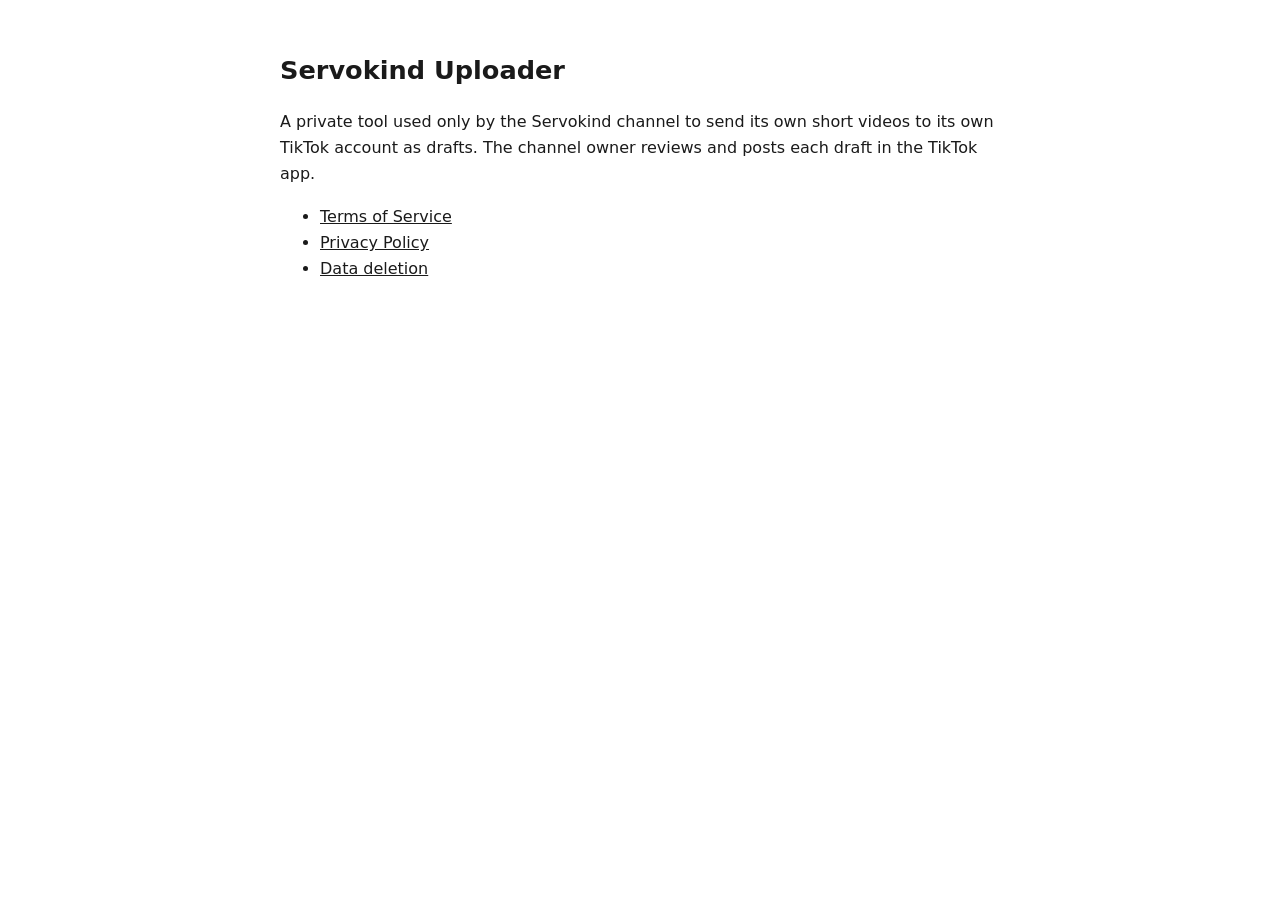
<file: index.html>
<!doctype html><html lang="en"><head><meta charset="utf-8"><meta name="viewport" content="width=device-width,initial-scale=1">
<title>Servokind Uploader</title><link rel="stylesheet" href="style.css"></head><body>
<h1>Servokind Uploader</h1>
<p>A private tool used only by the Servokind channel to send its own short videos to its own TikTok account as drafts. The channel owner reviews and posts each draft in the TikTok app.</p>
<ul><li><a href="terms.html">Terms of Service</a></li><li><a href="privacy.html">Privacy Policy</a></li><li><a href="data-deletion.html">Data deletion</a></li></ul>
</body></html>
</file>
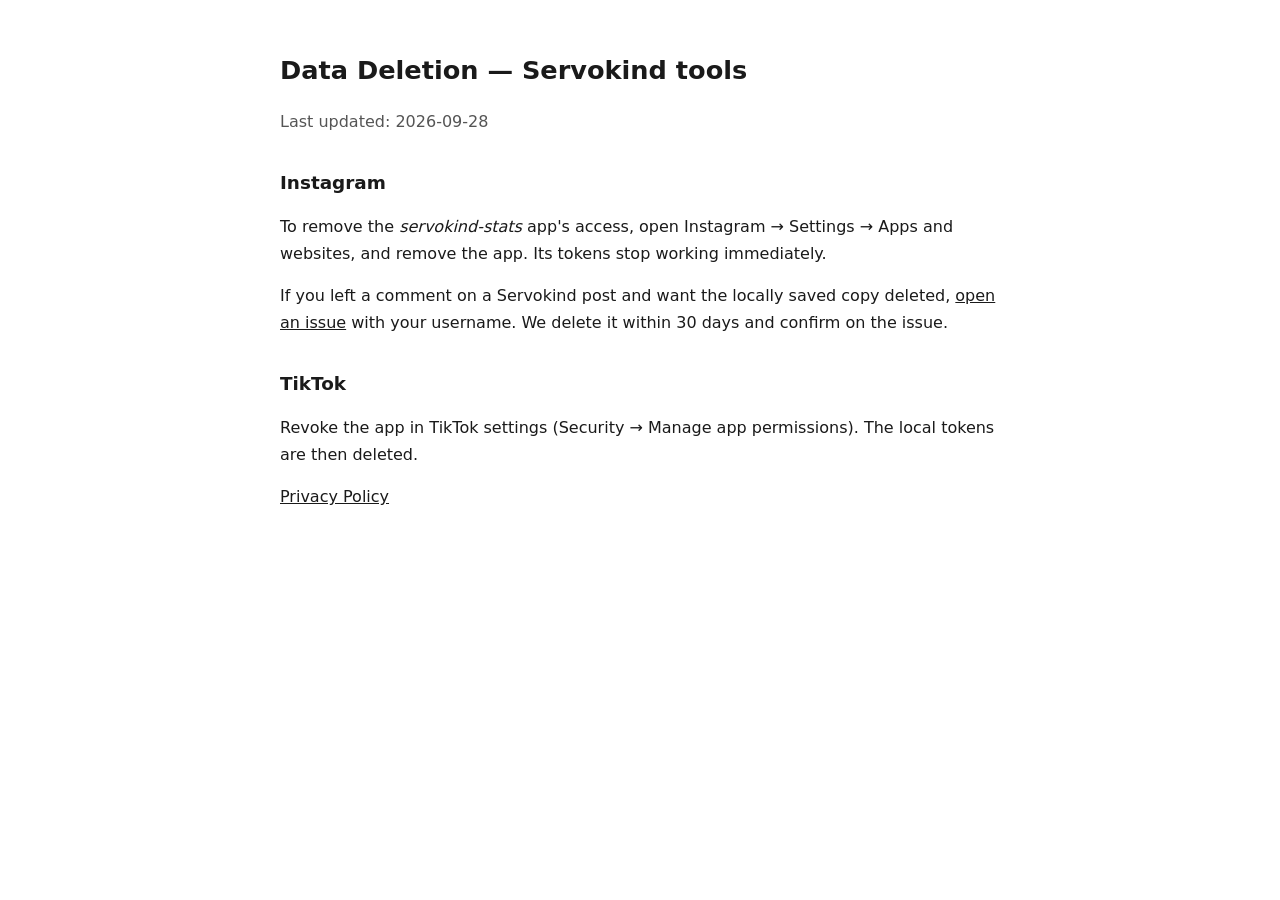
<file: data-deletion.html>
<!doctype html><html lang="en"><head><meta charset="utf-8"><meta name="viewport" content="width=device-width,initial-scale=1">
<title>Data Deletion</title><link rel="stylesheet" href="style.css"></head><body>
<h1>Data Deletion — Servokind tools</h1>
<p class="muted">Last updated: 2026-09-28</p>
<h2>Instagram</h2>
<p>To remove the <em>servokind-stats</em> app's access, open Instagram → Settings → Apps and websites, and remove the app. Its tokens stop working immediately.</p>
<p>If you left a comment on a Servokind post and want the locally saved copy deleted, <a href="https://github.com/jalnanco/servokind-legal/issues">open an issue</a> with your username. We delete it within 30 days and confirm on the issue.</p>
<h2>TikTok</h2>
<p>Revoke the app in TikTok settings (Security → Manage app permissions). The local tokens are then deleted.</p>
<p><a href="privacy.html">Privacy Policy</a></p>
</body></html>
</file>
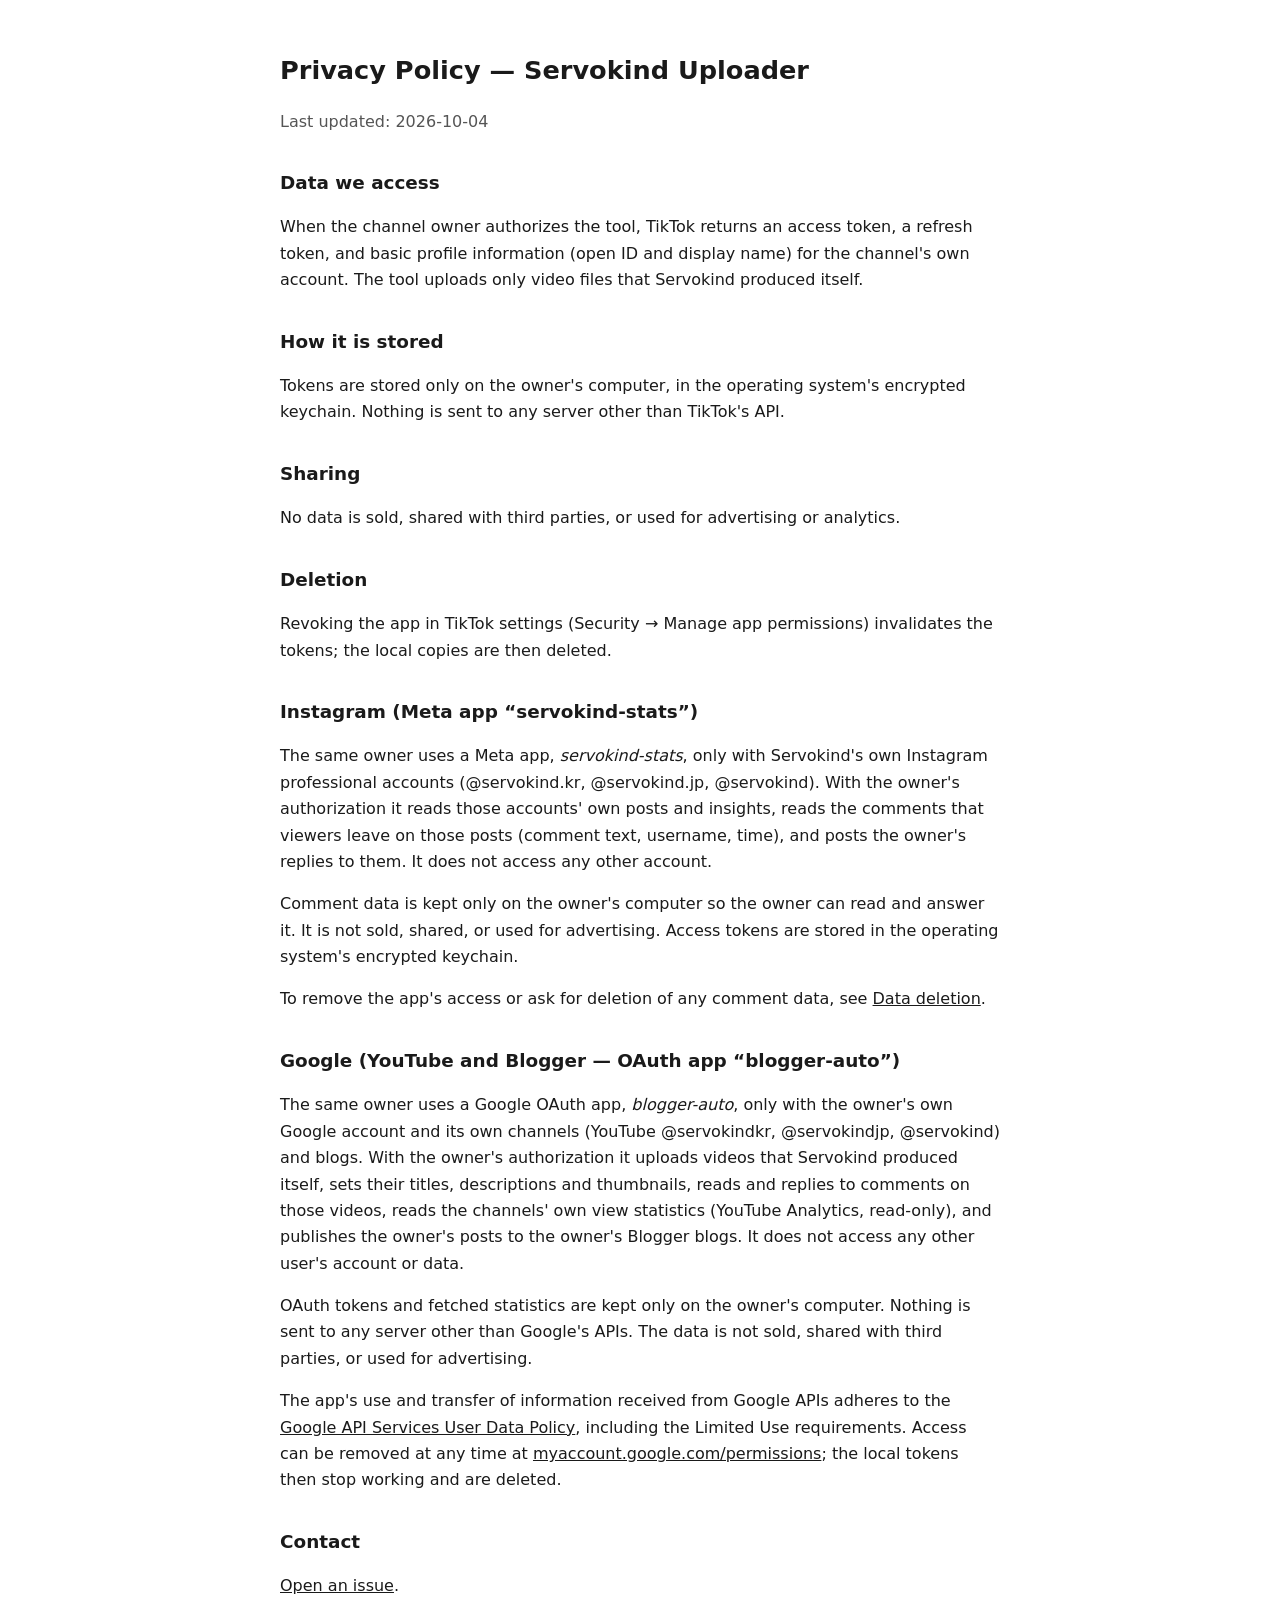
<file: privacy.html>
<!doctype html><html lang="en"><head><meta charset="utf-8"><meta name="viewport" content="width=device-width,initial-scale=1">
<title>Privacy Policy</title><link rel="stylesheet" href="style.css"></head><body>
<h1>Privacy Policy — Servokind Uploader</h1>
<p class="muted">Last updated: 2026-10-04</p>
<h2>Data we access</h2>
<p>When the channel owner authorizes the tool, TikTok returns an access token, a refresh token, and basic profile information (open ID and display name) for the channel's own account. The tool uploads only video files that Servokind produced itself.</p>
<h2>How it is stored</h2>
<p>Tokens are stored only on the owner's computer, in the operating system's encrypted keychain. Nothing is sent to any server other than TikTok's API.</p>
<h2>Sharing</h2>
<p>No data is sold, shared with third parties, or used for advertising or analytics.</p>
<h2>Deletion</h2>
<p>Revoking the app in TikTok settings (Security → Manage app permissions) invalidates the tokens; the local copies are then deleted.</p>
<h2>Instagram (Meta app “servokind-stats”)</h2>
<p>The same owner uses a Meta app, <em>servokind-stats</em>, only with Servokind's own Instagram professional accounts (@servokind.kr, @servokind.jp, @servokind). With the owner's authorization it reads those accounts' own posts and insights, reads the comments that viewers leave on those posts (comment text, username, time), and posts the owner's replies to them. It does not access any other account.</p>
<p>Comment data is kept only on the owner's computer so the owner can read and answer it. It is not sold, shared, or used for advertising. Access tokens are stored in the operating system's encrypted keychain.</p>
<p>To remove the app's access or ask for deletion of any comment data, see <a href="data-deletion.html">Data deletion</a>.</p>
<h2>Google (YouTube and Blogger — OAuth app “blogger-auto”)</h2>
<p>The same owner uses a Google OAuth app, <em>blogger-auto</em>, only with the owner's own Google account and its own channels (YouTube @servokindkr, @servokindjp, @servokind) and blogs. With the owner's authorization it uploads videos that Servokind produced itself, sets their titles, descriptions and thumbnails, reads and replies to comments on those videos, reads the channels' own view statistics (YouTube Analytics, read-only), and publishes the owner's posts to the owner's Blogger blogs. It does not access any other user's account or data.</p>
<p>OAuth tokens and fetched statistics are kept only on the owner's computer. Nothing is sent to any server other than Google's APIs. The data is not sold, shared with third parties, or used for advertising.</p>
<p>The app's use and transfer of information received from Google APIs adheres to the <a href="https://developers.google.com/terms/api-services-user-data-policy">Google API Services User Data Policy</a>, including the Limited Use requirements. Access can be removed at any time at <a href="https://myaccount.google.com/permissions">myaccount.google.com/permissions</a>; the local tokens then stop working and are deleted.</p>
<h2>Contact</h2>
<p><a href="https://github.com/jalnanco/servokind-legal/issues">Open an issue</a>.</p>
</body></html>
</file>
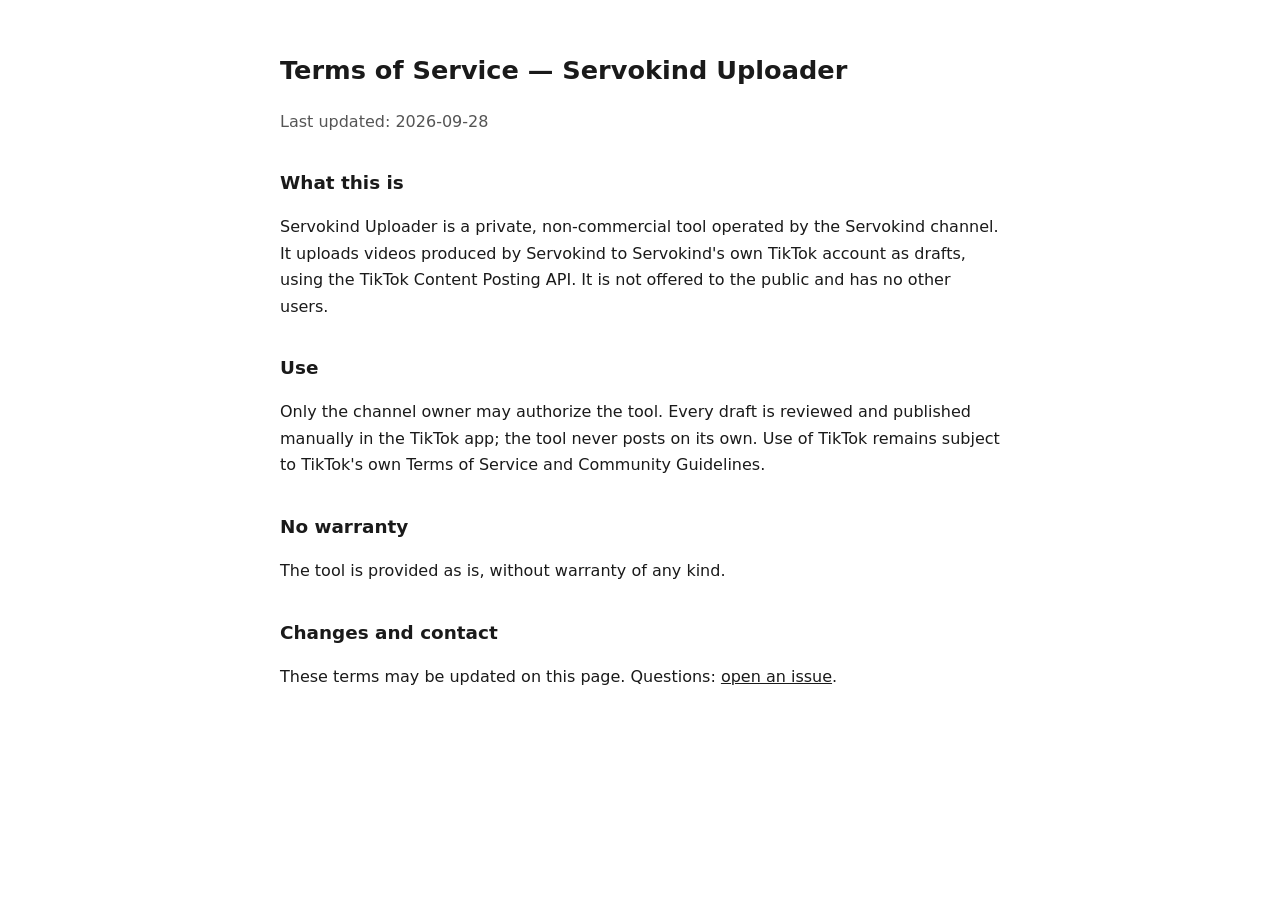
<file: terms.html>
<!doctype html><html lang="en"><head><meta charset="utf-8"><meta name="viewport" content="width=device-width,initial-scale=1">
<title>Terms of Service</title><link rel="stylesheet" href="style.css"></head><body>
<h1>Terms of Service — Servokind Uploader</h1>
<p class="muted">Last updated: 2026-09-28</p>
<h2>What this is</h2>
<p>Servokind Uploader is a private, non-commercial tool operated by the Servokind channel. It uploads videos produced by Servokind to Servokind's own TikTok account as drafts, using the TikTok Content Posting API. It is not offered to the public and has no other users.</p>
<h2>Use</h2>
<p>Only the channel owner may authorize the tool. Every draft is reviewed and published manually in the TikTok app; the tool never posts on its own. Use of TikTok remains subject to TikTok's own Terms of Service and Community Guidelines.</p>
<h2>No warranty</h2>
<p>The tool is provided as is, without warranty of any kind.</p>
<h2>Changes and contact</h2>
<p>These terms may be updated on this page. Questions: <a href="https://github.com/jalnanco/servokind-legal/issues">open an issue</a>.</p>
</body></html>
</file>
<file: style.css>
:root{--bg:#fff;--fg:#1a1a1a;--muted:#555}
@media (prefers-color-scheme:dark){:root{--bg:#111;--fg:#eee;--muted:#aaa}}
body{background:var(--bg);color:var(--fg);font:16px/1.65 -apple-system,system-ui,sans-serif;max-width:720px;margin:0 auto;padding:32px 16px}
h1{font-size:1.6em}h2{font-size:1.15em;margin-top:1.8em}small,.muted{color:var(--muted)}a{color:inherit}
</file>
